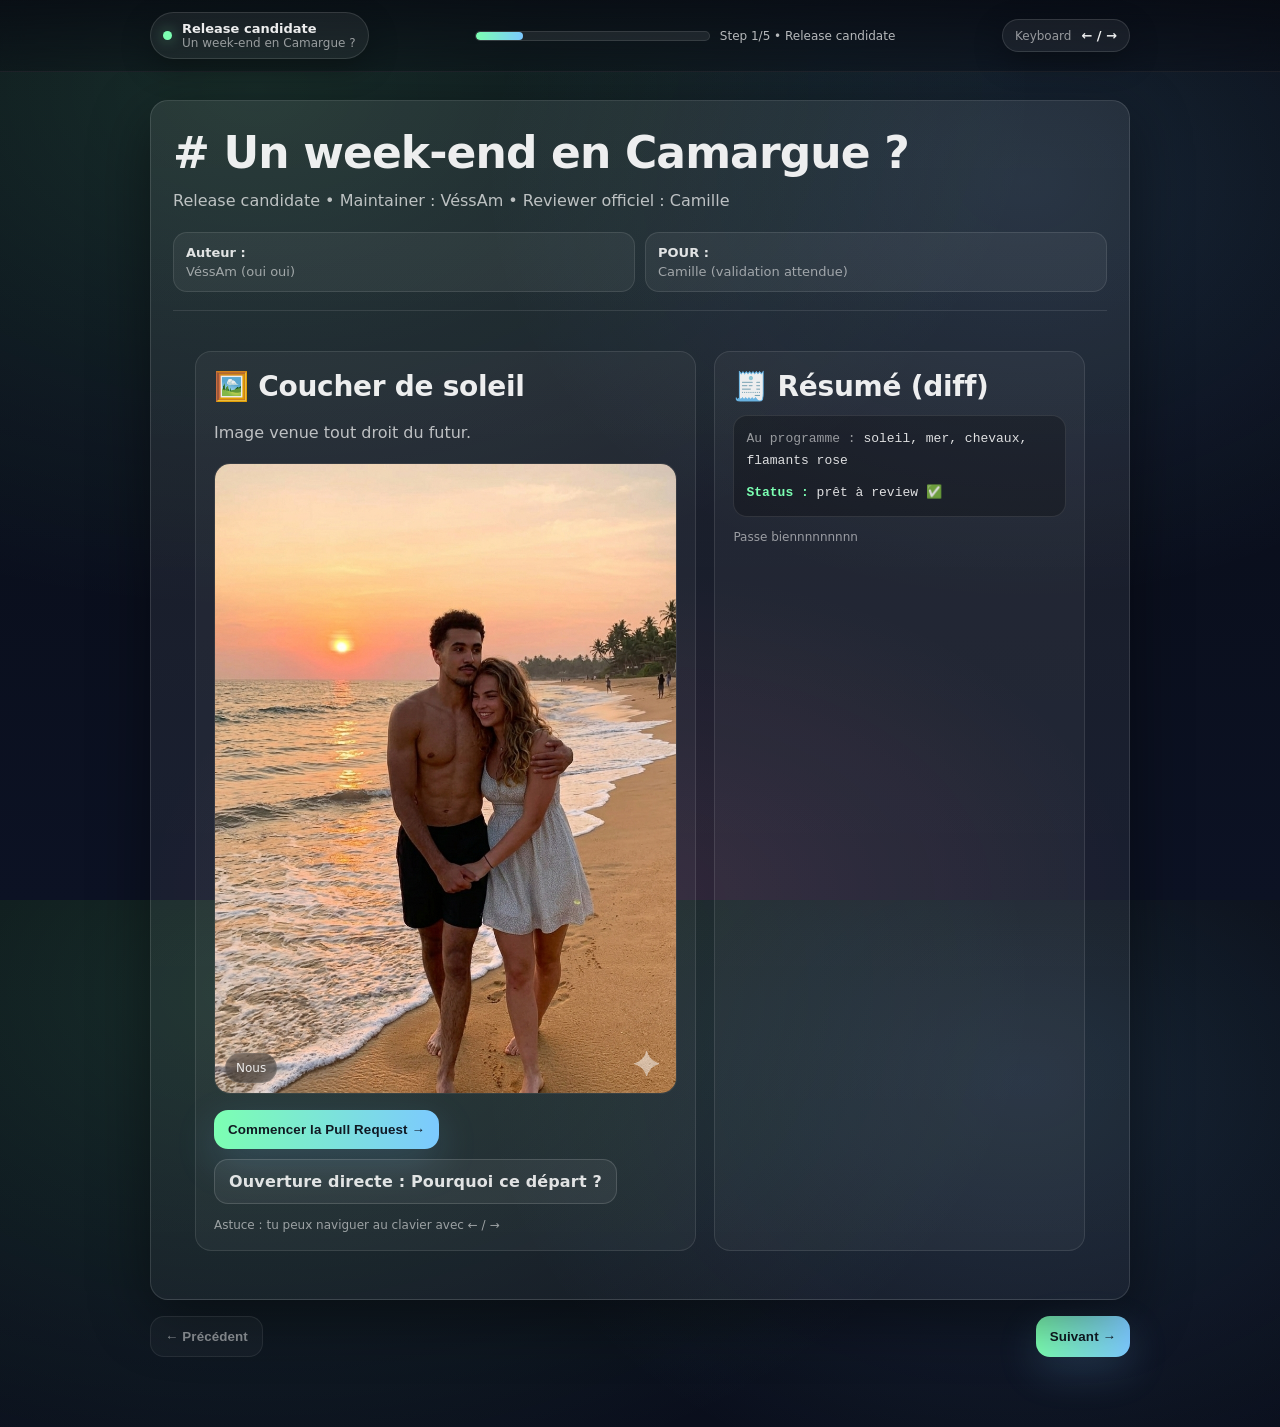
<file: index.html>
<!doctype html>
<html lang="fr">
<head>
  <meta charset="utf-8" />
  <meta name="viewport" content="width=device-width, initial-scale=1" />
  <title>Un week-end en Camargue ?</title>
  <link rel="stylesheet" href="style.css" />
</head>
<body>
  <canvas id="confetti"></canvas>

  <header class="topbar">
    <div class="topbarInner">
      <div class="badge">
        <span class="dot pulse"></span>
        <div>
          <div style="font-weight:750; font-size:13px;">Release candidate</div>
          <div class="small">Un week-end en Camargue ?</div>
        </div>
      </div>

      <div class="progressWrap">
        <div class="progress"><span></span></div>
        <div class="stepLabel">Step</div>
      </div>

      <div class="badge">
        <div class="small">Keyboard</div>
        <div style="font-weight:750; font-size:13px;">← / →</div>
      </div>
    </div>
  </header>

  <main class="container">
    <section class="card hero" data-animate>
      <div class="hTitle">
        <div>
          <h1># Un week-end en Camargue ?</h1>
          <p class="sub" data-typewriter="Release candidate • Maintainer : VéssAm • Reviewer officiel : Camille">
            Release candidate • Auteur : VéssAm • Pour : Camille
          </p>
        </div>
      </div>

      <div class="metaGrid">
        <div class="meta">
          <b>Auteur : </b>
          <span>VéssAm (oui oui)</span>
        </div>
        <div class="meta">
          <b>POUR :</b>
          <span>Camille (validation attendue)</span>
        </div>
      </div>

      <hr class="sep" />

      <div class="split">
        <div class="panel" data-animate>
          <h2>🖼️ Coucher de soleil </h2>
          <p>Image venue tout droit du futur.</p>
          <div class="media">
            <img src="1000010639.png" alt="Nous" />
            <span class="caption">Nous</span>
          </div>

          <div class="actions">
            <button class="btn" data-next>Commencer la Pull Request →</button>
            <a class="btn ghost" href="why.html">Ouverture directe : Pourquoi ce départ ?</a>
          </div>

          <div class="kbdHint">Astuce : tu peux naviguer au clavier avec ← / →</div>
        </div>

        <div class="panel" data-animate>
          <h2>🧾 Résumé (diff)</h2>
          <div class="codebox">
            <div><span class="muted"> Au programme :</span> soleil, mer, chevaux, flamants rose</div>
            <div><span class="muted">     </span>   </div>
            <div><span class="muted">    </span>  </div>
            <div style="margin-top:10px;"><b>Status :</b> prêt à review ✅</div>
          </div>
          <p class="small" style="margin-top:10px;">
            Passe biennnnnnnnn
          </p>
        </div>
      </div>
    </section>

    <div class="footerNav">
      <button class="btn ghost" data-prev disabled style="opacity:.55; cursor:not-allowed;">← Précédent</button>
      <button class="btn" data-next>Suivant →</button>
    </div>
  </main>

  <div id="toast" class="toast"></div>
  <script src="app.js"></script>
</body>
</html>
</file>
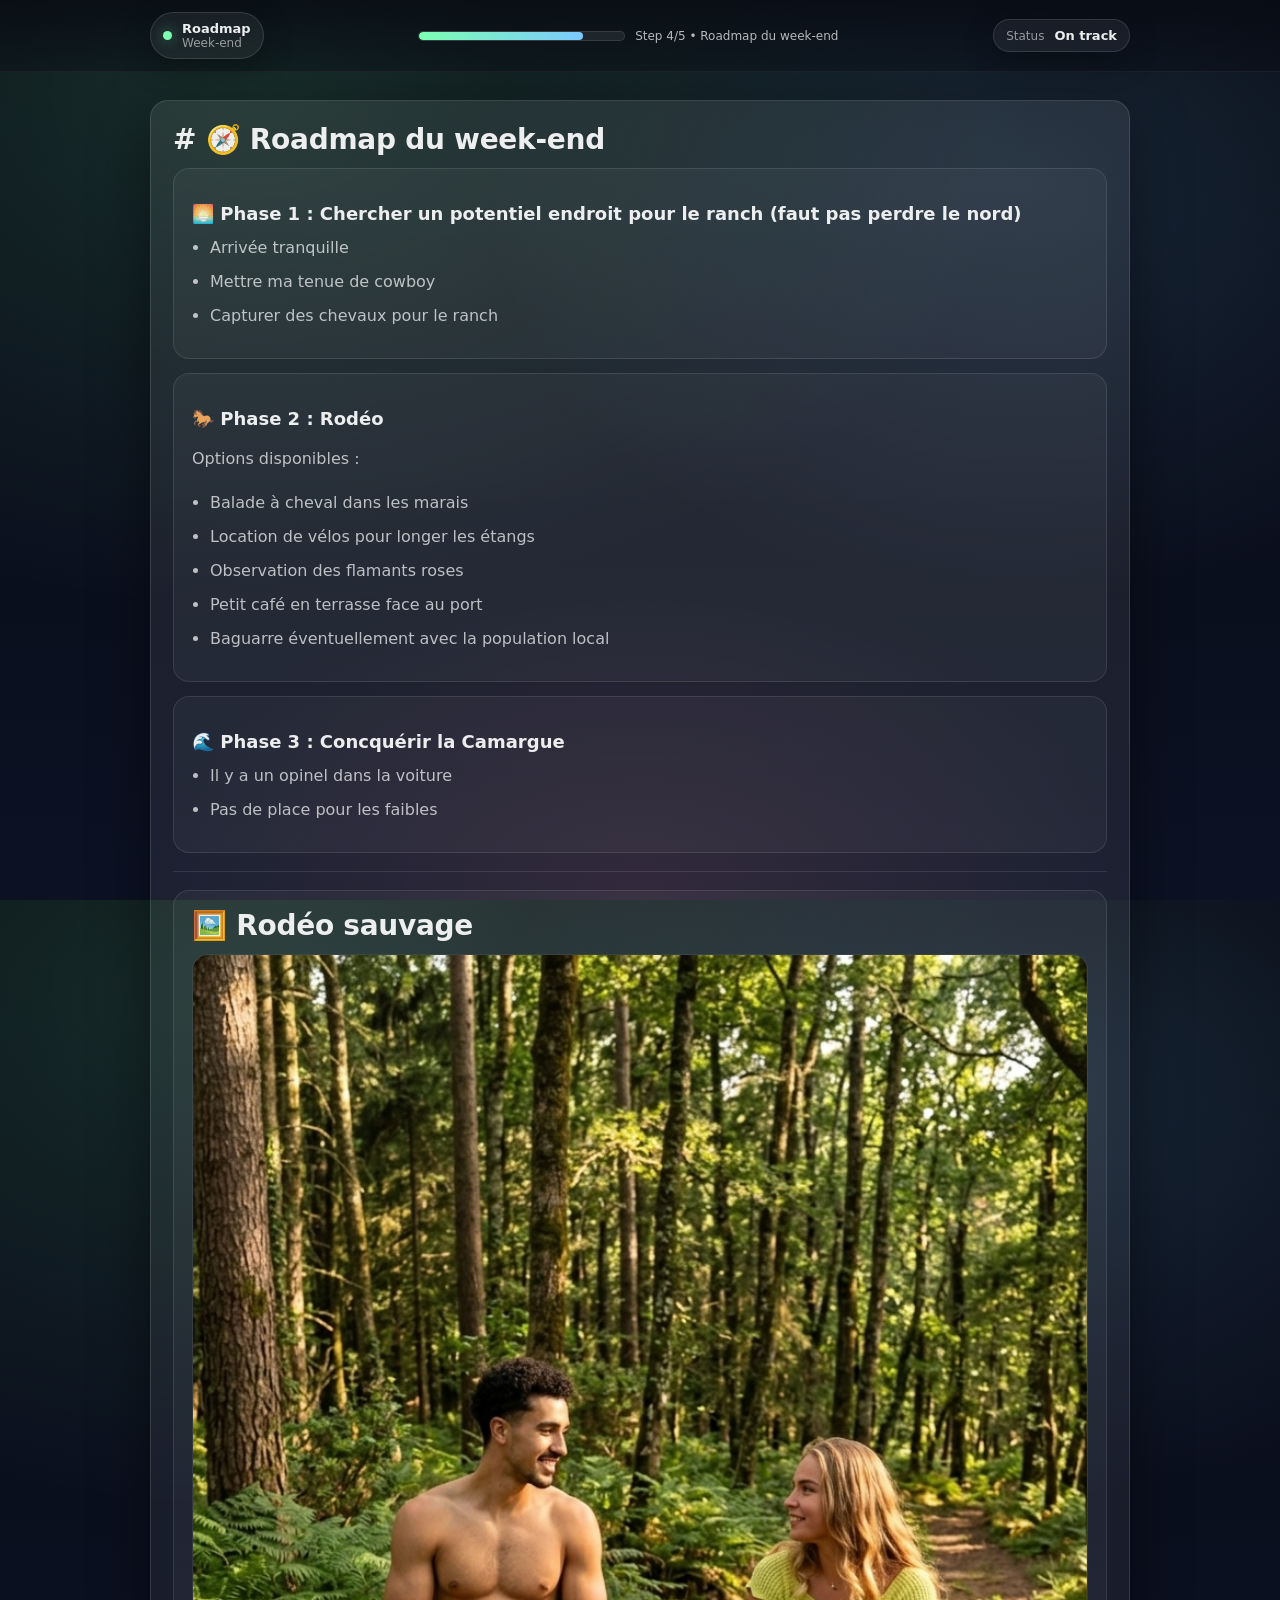
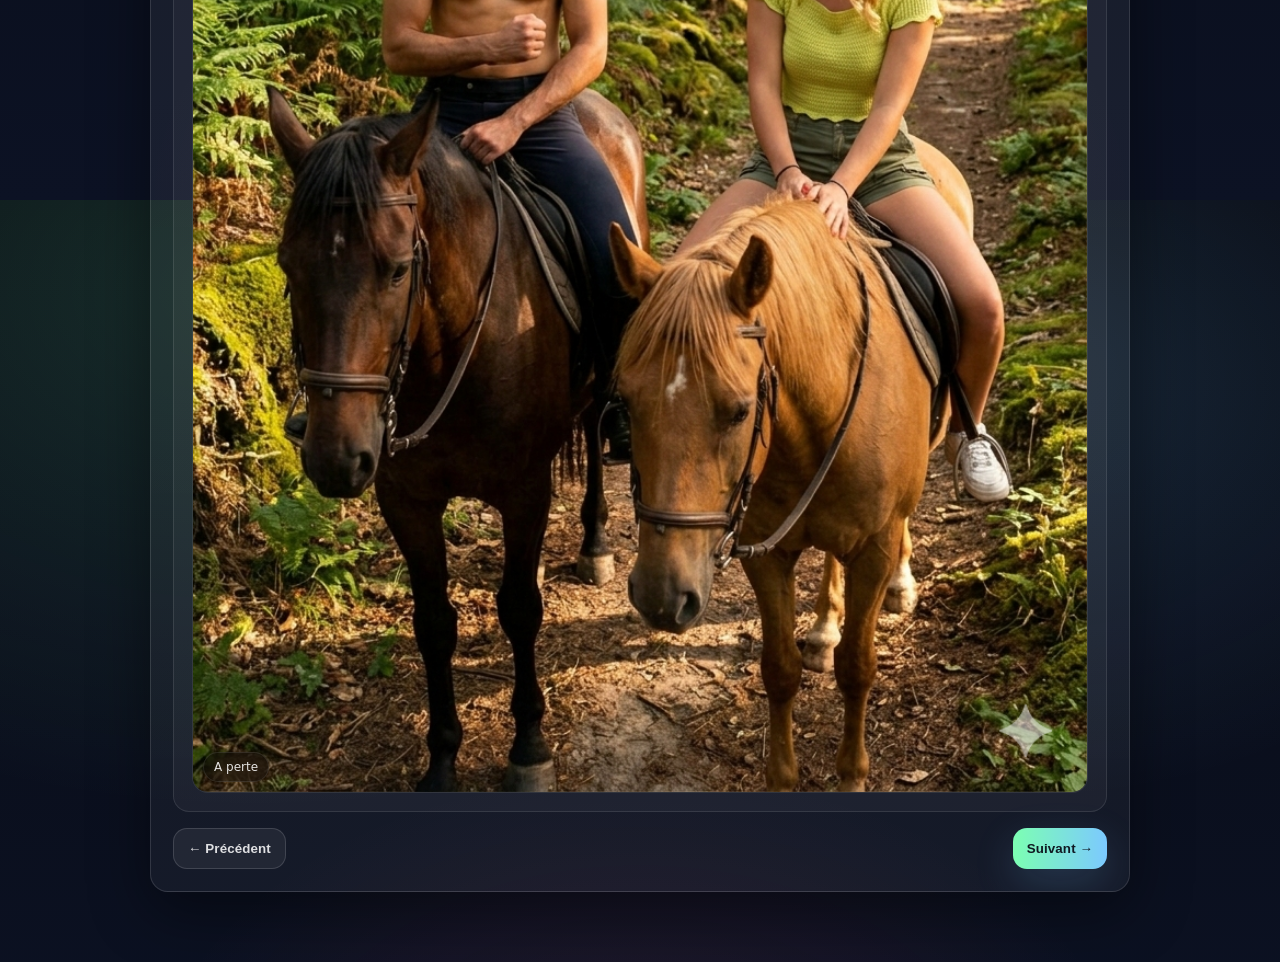
<file: roadmap.html>
<!doctype html>
<html lang="fr">
<head>
  <meta charset="utf-8" />
  <meta name="viewport" content="width=device-width, initial-scale=1" />
  <title>Roadmap • Camille v2.0</title>
  <link rel="stylesheet" href="style.css" />
</head>
<body>
  <canvas id="confetti"></canvas>

  <header class="topbar">
    <div class="topbarInner">
      <div class="badge"><span class="dot"></span><div><div style="font-weight:750;font-size:13px;">Roadmap</div><div class="small">Week-end</div></div></div>
      <div class="progressWrap"><div class="progress"><span></span></div><div class="stepLabel">Step</div></div>
      <div class="badge"><div class="small">Status</div><div style="font-weight:750;font-size:13px;">On track</div></div>
    </div>
  </header>

  <main class="container">
    <section class="card" style="padding:22px;" data-animate>
      <h2># 🧭 Roadmap du week-end</h2>

      <div class="panel" data-animate>
        <h3>🌅 Phase 1 : Chercher un potentiel endroit pour le ranch (faut pas perdre le nord)</h3>
        <ul>
          <li>Arrivée tranquille</li>
          <li>Mettre ma tenue de cowboy</li>
          <li>Capturer des chevaux pour le ranch</li>
        </ul>
      </div>

      <div class="panel" style="margin-top:14px;" data-animate>
        <h3>🐎 Phase 2 : Rodéo</h3>
        <p>Options disponibles :</p>
        <ul>
          <li>Balade à cheval dans les marais</li>
          <li>Location de vélos pour longer les étangs</li>
          <li>Observation des flamants roses</li>
          <li>Petit café en terrasse face au port</li>
          <li>Baguarre éventuellement avec la population local</li>
        </ul>
      </div>

      <div class="panel" style="margin-top:14px;" data-animate>
        <h3>🌊 Phase 3 : Concquérir la Camargue</h3>
        <ul>
          <li>Il y a un opinel dans la voiture</li>
          <li>Pas de place pour les faibles</li>
        </ul>
      </div>

      <hr class="sep" />

      <div class="panel" data-animate>
        <h2>🖼️ Rodéo sauvage</h2>
        <div class="media">
          <img src="1000010640.png" alt="Moment cool" />
          <span class="caption">A perte</span>
        </div>
      </div>

      <div class="footerNav">
        <button class="btn ghost" data-prev>← Précédent</button>
        <button class="btn" data-next>Suivant →</button>
      </div>
    </section>
  </main>

  <div id="toast" class="toast"></div>
  <script src="app.js"></script>
</body>
</html>
</file>
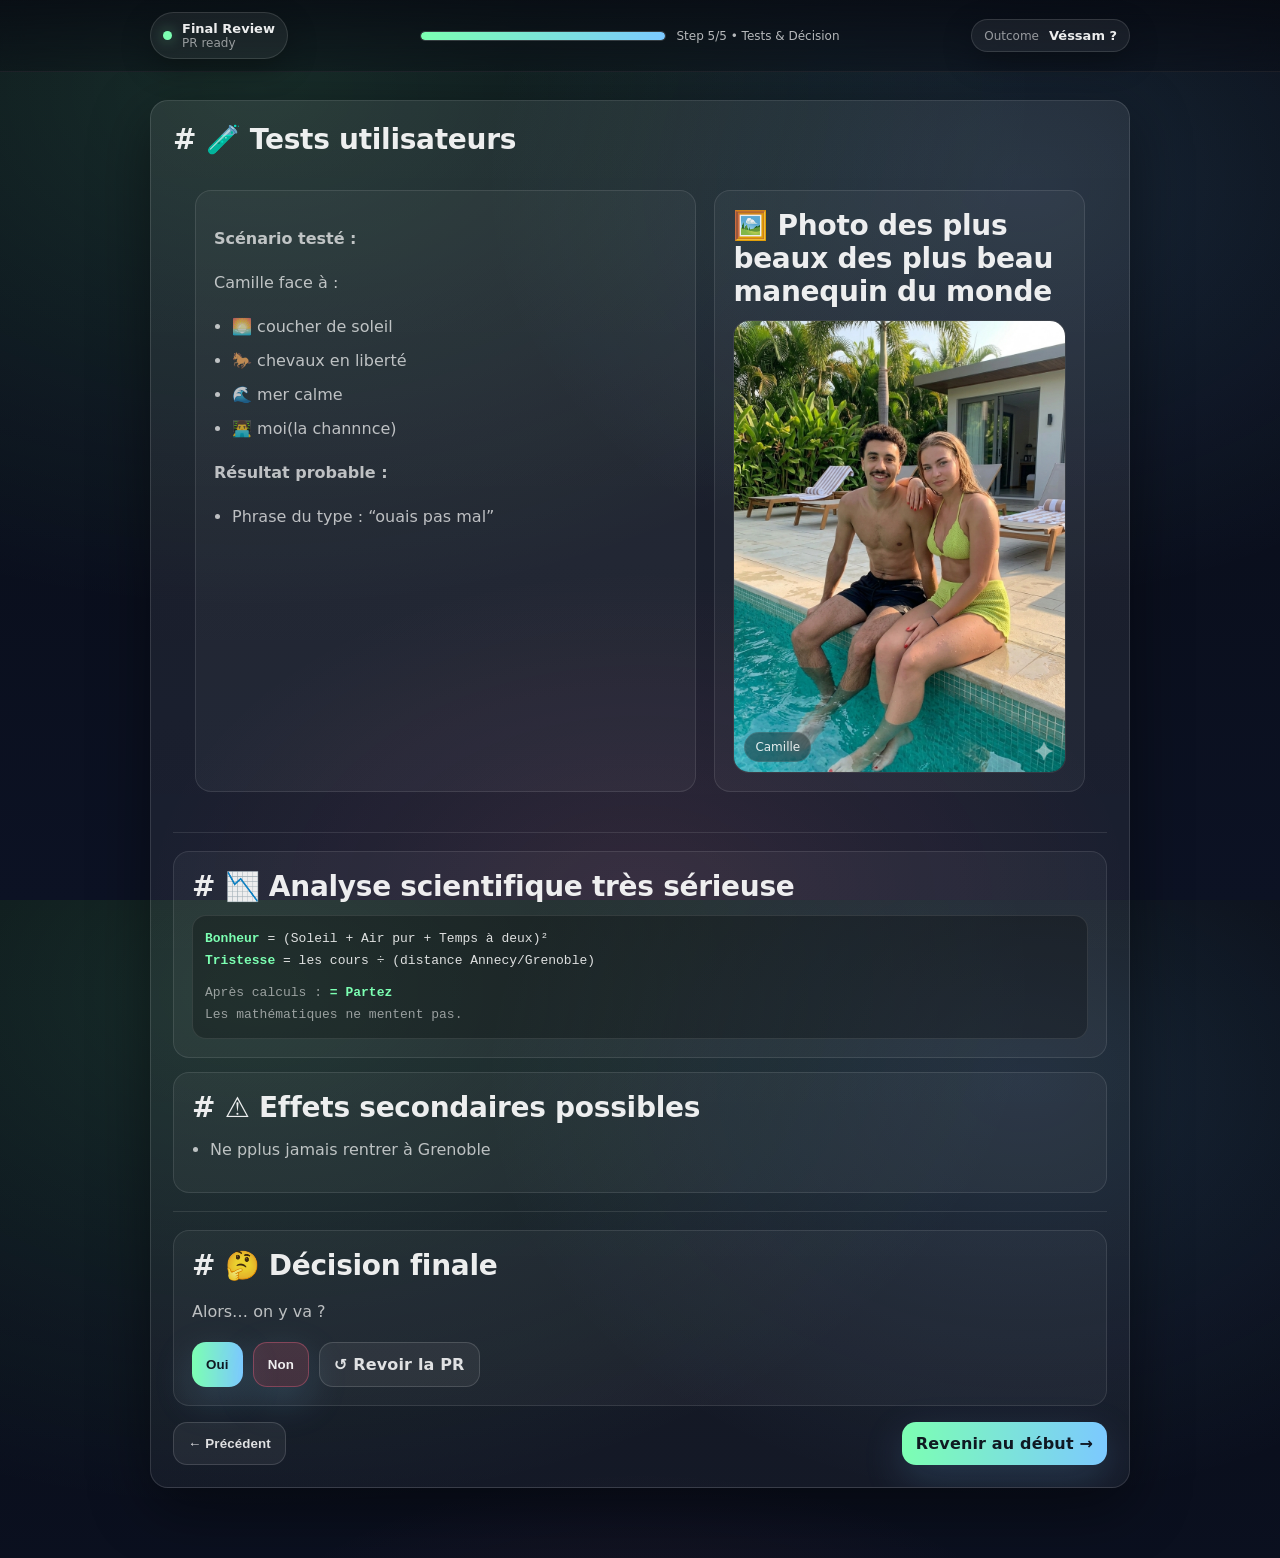
<file: tests.html>
<!doctype html>
<html lang="fr">
<head>
  <meta charset="utf-8" />
  <meta name="viewport" content="width=device-width, initial-scale=1" />
  <title>Tests & Décision • Camille v2.0</title>
  <link rel="stylesheet" href="style.css" />
</head>
<body>
  <canvas id="confetti"></canvas>

  <header class="topbar">
    <div class="topbarInner">
      <div class="badge"><span class="dot"></span><div><div style="font-weight:750;font-size:13px;">Final Review</div><div class="small">PR ready</div></div></div>
      <div class="progressWrap"><div class="progress"><span></span></div><div class="stepLabel">Step</div></div>
      <div class="badge"><div class="small">Outcome</div><div style="font-weight:750;font-size:13px;">Véssam ?</div></div>
    </div>
  </header>

  <main class="container">
    <section class="card" style="padding:22px;" data-animate>
      <h2># 🧪 Tests utilisateurs</h2>

      <div class="split">
        <div class="panel" data-animate>
          <p><b>Scénario testé :</b></p>
          <p>Camille face à :</p>
          <ul>
            <li>🌅 coucher de soleil</li>
            <li>🐎 chevaux en liberté</li>
            <li>🌊 mer calme</li>
            <li>👨‍💻 moi(la channnce)</li>
          </ul>

          <p><b>Résultat probable :</b></p>
          <ul>
            <li>Phrase du type : “ouais pas mal”</li>
          </ul>
        </div>

        <div class="panel" data-animate>
          <h2>🖼️ Photo des plus beaux des plus beau manequin du monde </h2>
          <div class="media">
            <img src="1000010641.png" alt="Camille" />
            <span class="caption">Camille</span>
          </div>
        </div>
      </div>

      <hr class="sep" />

      <div class="panel" data-animate>
        <h2># 📉 Analyse scientifique très sérieuse</h2>
        <div class="codebox">
          <div><b>Bonheur</b> = (Soleil + Air pur + Temps à deux)²</div>
          <div><b>Tristesse</b> = les cours ÷ (distance Annecy/Grenoble)</div>
          <div style="margin-top:10px;"><span class="muted">Après calculs :</span> <b>= Partez</b></div>
          <div class="muted">Les mathématiques ne mentent pas.</div>
        </div>
      </div>

      <div class="panel" style="margin-top:14px;" data-animate>
        <h2># ⚠️ Effets secondaires possibles</h2>
        <ul>
          <li>Ne pplus jamais rentrer à Grenoble</li>
        </ul>
      </div>

      <hr class="sep" />

      <div class="panel" data-animate>
        <h2># 🤔 Décision finale</h2>
        <p>Alors… on y va ?</p>

        <div class="actions">
          <button class="btn" id="yesBtn">Oui </button>
          <button class="btn danger" id="noBtn">Non</button>
          <a class="btn ghost" href="index.html">↺ Revoir la PR</a>
        </div>

        <div id="celebration" style="display:none; margin-top:16px;">
          <h2>🎉 EXCELLENT CHOIX</h2>
          <div class="media">
            <img src="1000010642.png" alt="Celebration" />
            <span class="caption">Mission validée</span>
          </div>
          <p style="margin-top:10px;">Mission validée.<br/>Prépare tes lunettes de soleil.</p>
        </div>
      </div>

      <div class="footerNav">
        <button class="btn ghost" data-prev>← Précédent</button>
        <a class="btn" href="index.html">Revenir au début →</a>
      </div>
    </section>
  </main>

  <div id="toast" class="toast"></div>
  <script src="app.js"></script>
</body>
</html>
</file>
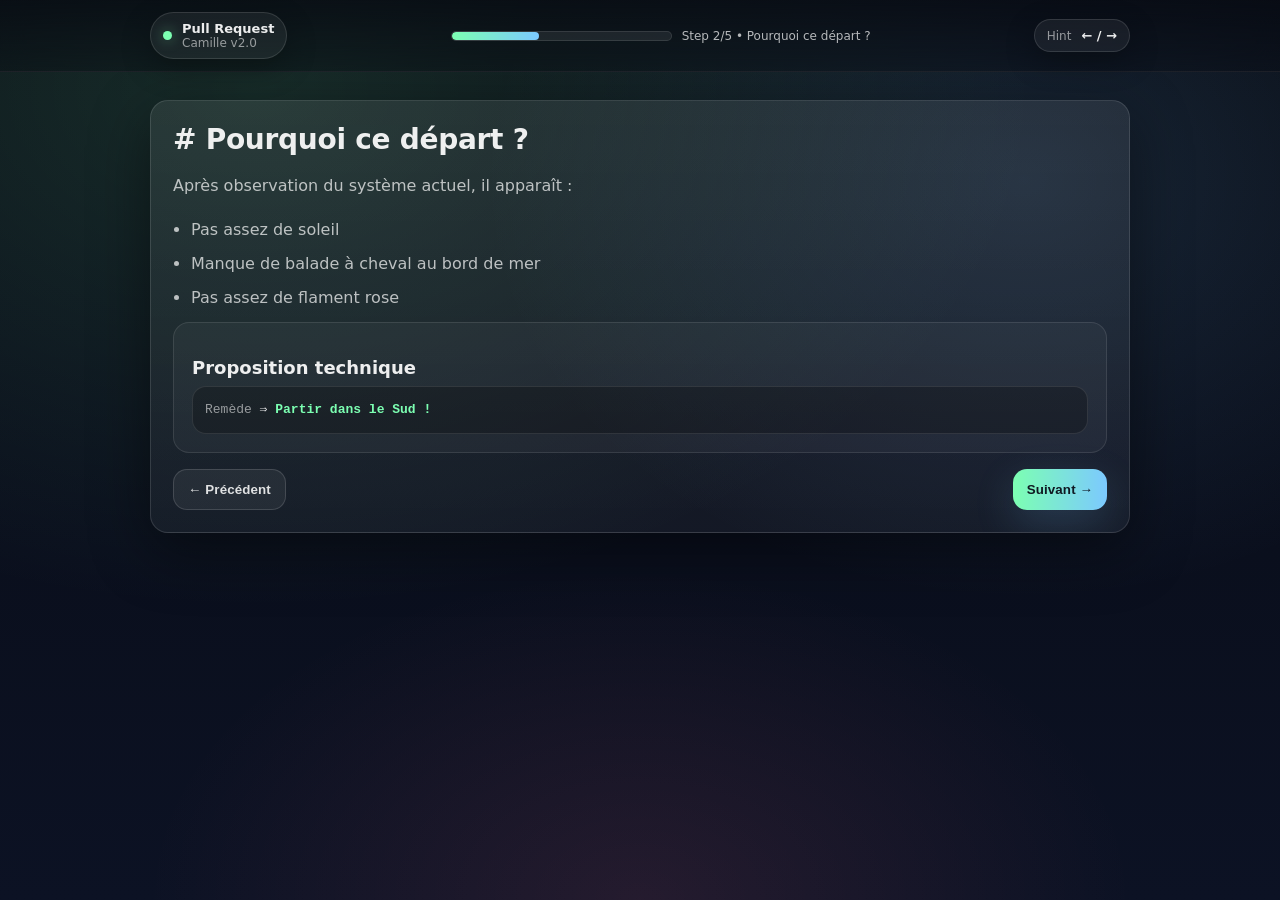
<file: why.html>
<!doctype html>
<html lang="fr">
<head>
  <meta charset="utf-8" />
  <meta name="viewport" content="width=device-width, initial-scale=1" />
  <title>Pourquoi ce départ ? • Camille v2.0</title>
  <link rel="stylesheet" href="style.css" />
</head>
<body>
  <canvas id="confetti"></canvas>

  <header class="topbar">
    <div class="topbarInner">
      <div class="badge"><span class="dot"></span><div><div style="font-weight:750;font-size:13px;">Pull Request</div><div class="small">Camille v2.0</div></div></div>
      <div class="progressWrap"><div class="progress"><span></span></div><div class="stepLabel">Step</div></div>
      <div class="badge"><div class="small">Hint</div><div style="font-weight:750;font-size:13px;">← / →</div></div>
    </div>
  </header>

  <main class="container">
    <section class="card" style="padding:22px;" data-animate>
      <h2># Pourquoi ce départ ?</h2>
      <p>Après observation du système actuel, il apparaît :</p>
      <ul>
        <li>Pas assez de soleil</li>
        <li>Manque de balade à cheval au bord de mer</li>
        <li>Pas assez de flament rose</li>
      </ul>

      <div class="panel" data-animate>
        <h3>Proposition technique</h3>
        <div class="codebox">
          <div><span class="muted">Remède</span> ⇒ <b>Partir dans le Sud !</b></div>
          <div><span class="muted"></span>      </div>
          <div><span class="muted"></span>      </div>
        </div>
      </div>

      <div class="footerNav">
        <button class="btn ghost" data-prev>← Précédent</button>
        <button class="btn" data-next>Suivant →</button>
      </div>
    </section>
  </main>

  <div id="toast" class="toast"></div>
  <script src="app.js"></script>
</body>
</html>
</file>
<file: style.css>
:root{
  --bg0:#070A12;
  --bg1:#0C1224;
  --card: rgba(255,255,255,.06);
  --card2: rgba(255,255,255,.09);
  --stroke: rgba(255,255,255,.12);
  --text: rgba(255,255,255,.92);
  --muted: rgba(255,255,255,.70);
  --muted2: rgba(255,255,255,.55);
  --accent: #7CFFB2;
  --accent2:#7CC9FF;
  --warn:#FFB86B;
  --danger:#FF6B8B;

  --radius: 18px;
  --shadow: 0 18px 60px rgba(0,0,0,.45);
  --shadow2: 0 10px 30px rgba(0,0,0,.30);
  --maxw: 980px;
}

*{box-sizing:border-box}
html,body{height:100%}
body{
  margin:0;
  color:var(--text);
  font-family: ui-sans-serif, system-ui, -apple-system, Segoe UI, Roboto, Helvetica, Arial, "Apple Color Emoji", "Segoe UI Emoji";
  background:
    radial-gradient(1200px 800px at 20% 10%, rgba(124,255,178,.14), transparent 65%),
    radial-gradient(900px 700px at 80% 20%, rgba(124,201,255,.14), transparent 60%),
    radial-gradient(900px 600px at 50% 100%, rgba(255,107,139,.10), transparent 55%),
    linear-gradient(180deg, var(--bg0), var(--bg1));
  overflow-x:hidden;
}

a{color:inherit; text-decoration:none}
.container{
  width:min(var(--maxw), calc(100% - 32px));
  margin:0 auto;
  padding:28px 0 70px;
}

.topbar{
  position:sticky;
  top:0;
  z-index:50;
  backdrop-filter: blur(12px);
  background: linear-gradient(180deg, rgba(7,10,18,.76), rgba(7,10,18,.35));
  border-bottom:1px solid rgba(255,255,255,.08);
}

.topbarInner{
  width:min(var(--maxw), calc(100% - 32px));
  margin:0 auto;
  display:flex;
  align-items:center;
  justify-content:space-between;
  gap:14px;
  padding:12px 0;
}

.badge{
  display:inline-flex;
  align-items:center;
  gap:10px;
  padding:8px 12px;
  background: rgba(255,255,255,.06);
  border:1px solid rgba(255,255,255,.12);
  border-radius: 999px;
  box-shadow: var(--shadow2);
}
.dot{
  width:9px;height:9px;border-radius:50%;
  background: var(--accent);
  box-shadow: 0 0 14px rgba(124,255,178,.45);
}
.small{
  font-size:12px;
  color:var(--muted2);
}

.progressWrap{
  flex:1;
  max-width:420px;
  min-width:180px;
  display:flex;
  align-items:center;
  gap:10px;
}
.progress{
  height:10px;
  flex:1;
  border-radius:999px;
  background: rgba(255,255,255,.08);
  border:1px solid rgba(255,255,255,.10);
  overflow:hidden;
}
.progress > span{
  display:block;
  height:100%;
  width:0%;
  background: linear-gradient(90deg, var(--accent), var(--accent2));
  border-radius:999px;
  transition: width .55s cubic-bezier(.2,.8,.2,1);
}
.stepLabel{
  font-size:12px;
  color:var(--muted);
  white-space:nowrap;
}

.card{
  background: linear-gradient(180deg, rgba(255,255,255,.08), rgba(255,255,255,.045));
  border:1px solid rgba(255,255,255,.12);
  border-radius: var(--radius);
  box-shadow: var(--shadow);
  overflow:hidden;
}

.hero{
  padding:26px 22px;
}
.hTitle{
  display:flex;
  align-items:flex-start;
  justify-content:space-between;
  gap:14px;
  flex-wrap:wrap;
}
h1{
  margin:0;
  font-size: clamp(28px, 4.6vw, 44px);
  letter-spacing:-.02em;
}
.sub{
  margin:10px 0 0;
  color:var(--muted);
  line-height:1.6;
}
.metaGrid{
  display:grid;
  grid-template-columns: repeat(2, minmax(0,1fr));
  gap:10px;
  margin-top:18px;
}
.meta{
  padding:12px 12px;
  background: rgba(255,255,255,.05);
  border:1px solid rgba(255,255,255,.10);
  border-radius: 14px;
}
.meta b{display:block; font-size:13px; color:rgba(255,255,255,.86)}
.meta span{display:block; margin-top:4px; font-size:13px; color:var(--muted2)}

.split{
  display:grid;
  grid-template-columns: 1.15fr .85fr;
  gap:18px;
  padding:22px;
}
@media (max-width: 860px){
  .split{grid-template-columns:1fr; padding:18px}
  .metaGrid{grid-template-columns:1fr}
}

.panel{
  padding:18px;
  background: rgba(255,255,255,.04);
  border:1px solid rgba(255,255,255,.10);
  border-radius: 16px;
}

h2{
  margin:0 0 12px;
  font-size: clamp(20px, 3vw, 28px);
  letter-spacing:-.01em;
}
h3{
  margin:16px 0 8px;
  font-size: 18px;
}
p,li{
  color:var(--muted);
  line-height:1.75;
}
ul{padding-left:18px; margin:10px 0}
li{margin:6px 0}

.kbdHint{
  margin-top:14px;
  font-size:12px;
  color:var(--muted2);
}

hr.sep{
  border:none;
  height:1px;
  background: rgba(255,255,255,.10);
  margin:18px 0;
}

.media{
  position:relative;
  border-radius:16px;
  overflow:hidden;
  border:1px solid rgba(255,255,255,.12);
  background: rgba(0,0,0,.25);
}
.media img{
  width:100%;
  height:auto;
  display:block;
  transform: translateZ(0);
}
.caption{
  position:absolute;
  left:10px; bottom:10px;
  padding:7px 10px;
  border-radius:999px;
  font-size:12px;
  background: rgba(0,0,0,.38);
  border:1px solid rgba(255,255,255,.10);
  color: rgba(255,255,255,.88);
  backdrop-filter: blur(10px);
}

.actions{
  display:flex;
  gap:10px;
  flex-wrap:wrap;
  margin-top:16px;
}
.btn{
  cursor:pointer;
  border:none;
  border-radius: 14px;
  padding:12px 14px;
  font-weight:650;
  letter-spacing:.01em;
  color: rgba(10,14,24,.95);
  background: linear-gradient(90deg, var(--accent), var(--accent2));
  box-shadow: 0 14px 40px rgba(124,201,255,.18);
  transition: transform .12s ease, filter .18s ease;
}
.btn:hover{transform: translateY(-1px); filter: brightness(1.05)}
.btn:active{transform: translateY(0px) scale(.99)}
.btn.ghost{
  color: rgba(255,255,255,.86);
  background: rgba(255,255,255,.06);
  border:1px solid rgba(255,255,255,.14);
  box-shadow:none;
}
.btn.danger{
  color: rgba(255,255,255,.92);
  background: rgba(255,107,139,.16);
  border:1px solid rgba(255,107,139,.34);
}

.footerNav{
  margin-top:16px;
  display:flex;
  justify-content:space-between;
  gap:10px;
  flex-wrap:wrap;
}

.toast{
  position:fixed;
  left:50%;
  bottom:18px;
  transform: translateX(-50%);
  padding:10px 12px;
  border-radius: 14px;
  background: rgba(0,0,0,.55);
  border:1px solid rgba(255,255,255,.12);
  color: rgba(255,255,255,.88);
  backdrop-filter: blur(10px);
  box-shadow: var(--shadow2);
  display:none;
  z-index:200;
  font-size:13px;
}

.fadeUp{
  opacity:0;
  transform: translateY(10px);
  animation: fadeUp .70s cubic-bezier(.2,.8,.2,1) forwards;
}
@keyframes fadeUp{
  to{opacity:1; transform: translateY(0)}
}

.pulse{
  animation: pulse 1.8s ease-in-out infinite;
}
@keyframes pulse{
  0%,100%{filter: drop-shadow(0 0 0 rgba(124,255,178,.0))}
  50%{filter: drop-shadow(0 0 14px rgba(124,255,178,.35))}
}

.shake{
  animation: shake .32s ease-in-out;
}
@keyframes shake{
  0%{transform: translateX(0)}
  25%{transform: translateX(-6px)}
  50%{transform: translateX(6px)}
  75%{transform: translateX(-4px)}
  100%{transform: translateX(0)}
}

/* Confetti canvas */
#confetti{
  position:fixed;
  inset:0;
  pointer-events:none;
  z-index:120;
}

/* Code-ish blocks */
.codebox{
  font-family: ui-monospace, SFMono-Regular, Menlo, Monaco, Consolas, "Liberation Mono", "Courier New", monospace;
  font-size: 13px;
  line-height:1.7;
  color: rgba(255,255,255,.86);
  background: rgba(0,0,0,.25);
  border:1px solid rgba(255,255,255,.10);
  border-radius: 14px;
  padding:12px 12px;
  overflow:auto;
}
.codebox .muted{color: rgba(255,255,255,.55)}
.codebox b{color: var(--accent)}
</file>
